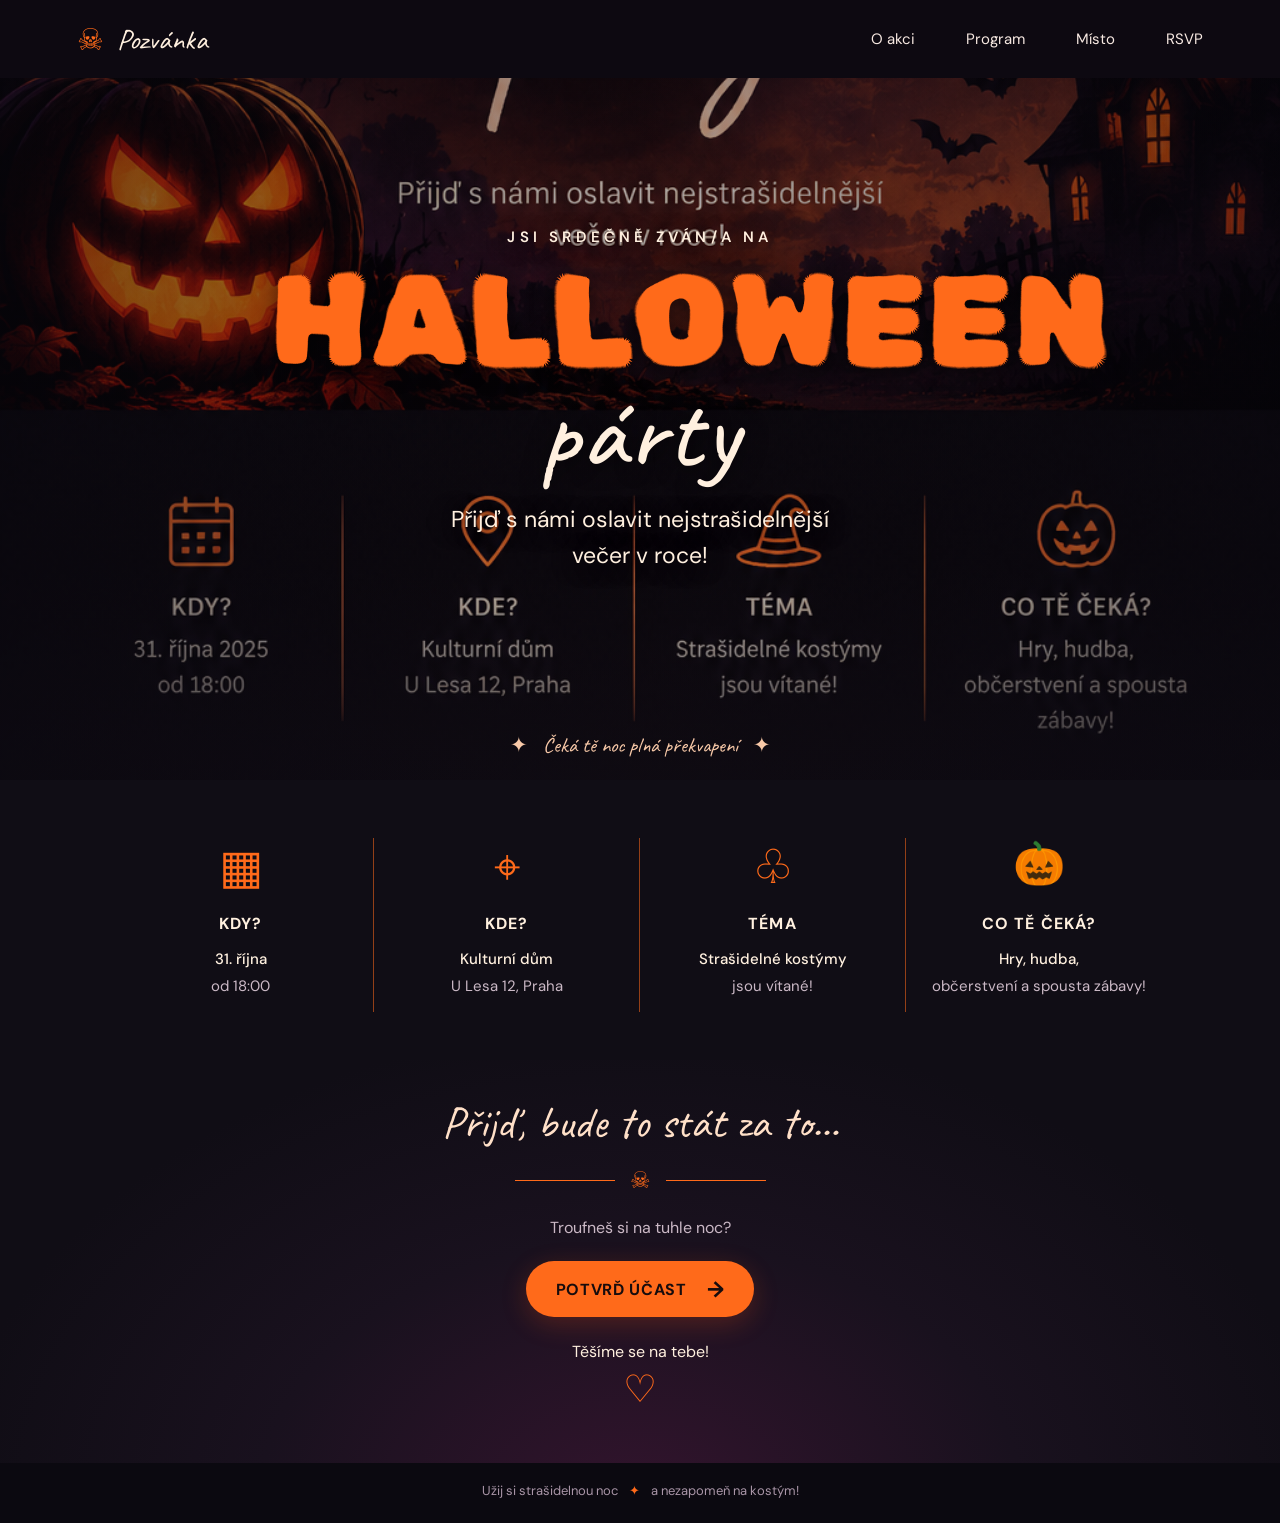
<file: index.html>
<!DOCTYPE html>
<html lang="cs">
<head>
  <meta charset="UTF-8">
  <meta name="viewport" content="width=device-width, initial-scale=1.0">
  <meta name="theme-color" content="#100d15">
  <title>Halloween párty | Pozvánka</title>
  <link rel="preconnect" href="https://fonts.googleapis.com">
  <link rel="preconnect" href="https://fonts.gstatic.com" crossorigin>
  <link href="https://fonts.googleapis.com/css2?family=Rubik+Spray+Paint&family=DM+Sans:wght@400;500;600;700&family=Caveat:wght@500;600&display=swap" rel="stylesheet">
  <link rel="stylesheet" href="style.css">
</head>
<body>
  <header class="topbar">
    <a class="brand" href="#domu" aria-label="Halloween pozvánka – úvod"><span class="brand-icon">☠</span><span>Pozvánka</span></a>
    <nav aria-label="Hlavní navigace">
      <a href="#akce">O akci</a>
      <a href="#program">Program</a>
      <a href="#misto">Místo</a>
      <a href="#rsvp">RSVP</a>
    </nav>
  </header>

  <main id="domu">
    <section class="hero" aria-labelledby="hero-title">
      <div class="hero-shade"></div>
      <div class="hero-copy">
        <p class="eyebrow">Jsi srdečně zván/a na</p>
        <h1 id="hero-title">Halloween <span>párty</span></h1>
        <p class="intro">Přijď s námi oslavit nejstrašidelnější<br class="desktop-only"> večer v roce!</p>
        <a class="button hero-button" href="#rsvp">Přijímám výzvu <span aria-hidden="true">↗</span></a>
      </div>
      <div class="scroll-cue" aria-hidden="true">✦ &nbsp; Čeká tě noc plná překvapení &nbsp; ✦</div>
    </section>

    <section class="details" id="akce" aria-label="Informace o akci">
      <article class="detail-card">
        <div class="detail-icon" aria-hidden="true">▦</div>
        <h2>Kdy?</h2>
        <p><strong>31. října</strong><br>od 18:00</p>
      </article>
      <article class="detail-card" id="misto">
        <div class="detail-icon" aria-hidden="true">⌖</div>
        <h2>Kde?</h2>
        <p><strong>Kulturní dům</strong><br>U Lesa 12, Praha</p>
      </article>
      <article class="detail-card">
        <div class="detail-icon" aria-hidden="true">♧</div>
        <h2>Téma</h2>
        <p><strong>Strašidelné kostýmy</strong><br>jsou vítané!</p>
      </article>
      <article class="detail-card" id="program">
        <div class="detail-icon pumpkin" aria-hidden="true">🎃</div>
        <h2>Co tě čeká?</h2>
        <p><strong>Hry, hudba,</strong><br>občerstvení a spousta zábavy!</p>
      </article>
    </section>

    <section class="rsvp" id="rsvp">
      <p class="script-line">Přijď, bude to stát za to…</p>
      <div class="divider-skull" aria-hidden="true"><span></span> ☠ <span></span></div>
      <p class="rsvp-copy">Troufneš si na tuhle noc?</p>
      <a class="button" href="potvrzeni.html">Potvrď účast <span aria-hidden="true">→</span></a>
      <p class="thanks">Těšíme se na tebe!</p>
      <div class="heart" aria-hidden="true">♡</div>
    </section>
  </main>
  <footer>Užij si strašidelnou noc <span aria-hidden="true">✦</span> a nezapomeň na kostým!</footer>
</body>
</html>
</file>
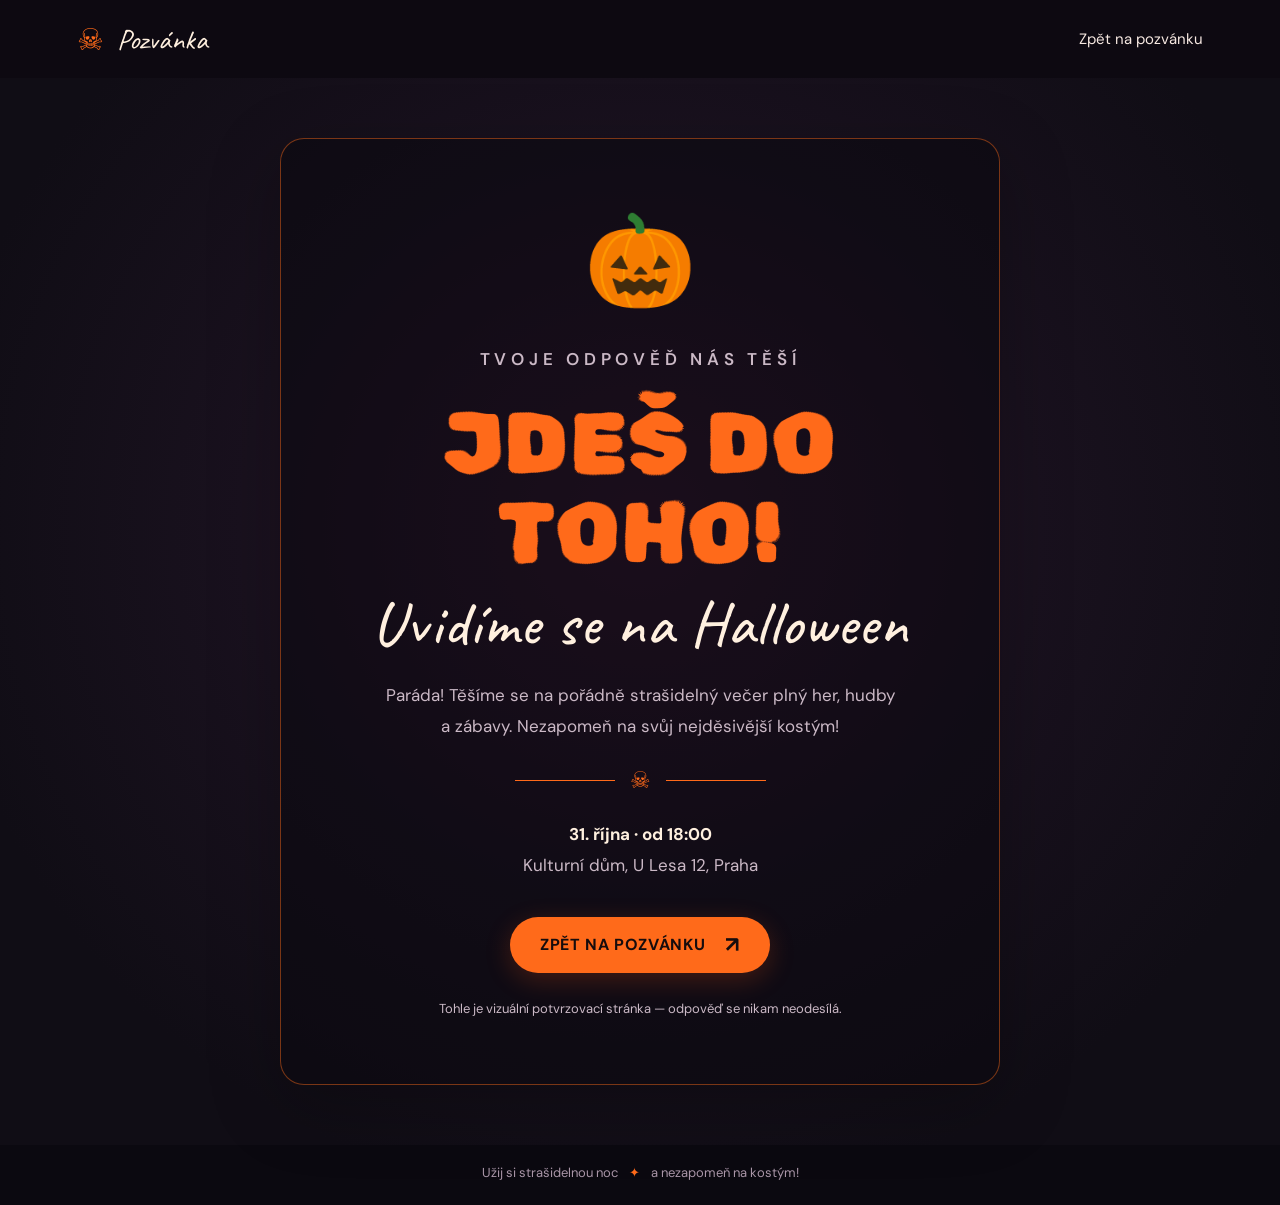
<file: potvrzeni.html>
<!DOCTYPE html>
<html lang="cs">
<head>
  <meta charset="UTF-8">
  <meta name="viewport" content="width=device-width, initial-scale=1.0">
  <meta name="theme-color" content="#100d15">
  <title>Účast potvrzena | Halloween párty</title>
  <link rel="preconnect" href="https://fonts.googleapis.com">
  <link rel="preconnect" href="https://fonts.gstatic.com" crossorigin>
  <link href="https://fonts.googleapis.com/css2?family=Rubik+Spray+Paint&family=DM+Sans:wght@400;500;600;700&family=Caveat:wght@500;600&display=swap" rel="stylesheet">
  <link rel="stylesheet" href="style.css">
  <style>
    .confirmation { min-height: calc(100vh - 130px); display: grid; place-items: center; padding: 60px 22px; text-align: center; background: radial-gradient(ellipse at 50% 42%, #32142d 0%, #19111e 44%, #100d15 78%); }
    .confirmation-card { width: min(720px, 100%); padding: clamp(28px, 6vw, 64px); border: 1px solid rgba(255,106,26,.45); border-radius: 24px; background: rgba(12,9,16,.58); box-shadow: 0 20px 70px rgba(0,0,0,.25); }
    .confirmation-icon { font-size: clamp(58px, 10vw, 90px); margin-bottom: 18px; }
    .confirmation h1 { font-size: clamp(44px, 8vw, 86px); line-height: 1.05; }
    .confirmation h1 span { display: block; margin-top: 12px; font-family: 'Caveat', cursive; color: var(--cream); font-size: clamp(36px, 6vw, 62px); text-transform: none; }
    .confirmation p { max-width: 520px; margin: 24px auto; line-height: 1.8; color: var(--muted); font-size: 17px; }
    .confirmation .button { margin-top: 12px; }
    .confirmation .small-note { font-size: 13px; margin-bottom: 0; }
  </style>
</head>
<body>
  <header class="topbar">
    <a class="brand" href="index.html" aria-label="Zpět na pozvánku"><span class="brand-icon">☠</span><span>Pozvánka</span></a>
    <nav aria-label="Hlavní navigace"><a href="index.html">Zpět na pozvánku</a></nav>
  </header>
  <main class="confirmation">
    <section class="confirmation-card">
      <div class="confirmation-icon" aria-hidden="true">🎃</div>
      <p class="eyebrow">Tvoje odpověď nás těší</p>
      <h1>JDEŠ DO TOHO!<span>Uvidíme se na Halloween</span></h1>
      <p>Paráda! Těšíme se na pořádně strašidelný večer plný her, hudby a zábavy. Nezapomeň na svůj nejděsivější kostým!</p>
      <div class="divider-skull" aria-hidden="true"><span></span> ☠ <span></span></div>
      <p><strong style="color: var(--cream)">31. října · od 18:00</strong><br>Kulturní dům, U Lesa 12, Praha</p>
      <a class="button" href="index.html">Zpět na pozvánku <span aria-hidden="true">↗</span></a>
      <p class="small-note">Tohle je vizuální potvrzovací stránka — odpověď se nikam neodesílá.</p>
    </section>
  </main>
  <footer>Užij si strašidelnou noc <span aria-hidden="true">✦</span> a nezapomeň na kostým!</footer>
</body>
</html>
</file>
<file: style.css>
:root {
  --night: #100d15;
  --night-soft: #19111e;
  --orange: #ff6a1a;
  --orange-light: #ff9a55;
  --cream: #fff0df;
  --muted: #cbb9c6;
}
* { box-sizing: border-box; }
html { scroll-behavior: smooth; }
body { margin: 0; background: var(--night); color: var(--cream); font-family: 'DM Sans', Arial, sans-serif; }
a { color: inherit; }
.topbar { min-height: 78px; display: flex; align-items: center; justify-content: space-between; gap: 24px; padding: 14px clamp(22px, 6vw, 88px); background: rgba(13, 10, 17, .97); position: relative; z-index: 2; }
.brand { display: inline-flex; align-items: center; gap: 13px; text-decoration: none; font-family: 'Caveat', cursive; font-size: 29px; }
.brand-icon { color: var(--orange); font-family: sans-serif; font-size: 30px; }
nav { display: flex; align-items: center; gap: clamp(18px, 4vw, 52px); }
nav a { text-decoration: none; font-size: 15px; color: #f7e9e2; transition: color .2s ease; }
nav a:hover, nav a:focus-visible { color: var(--orange-light); }
.hero { min-height: 620px; height: min(78vh, 790px); position: relative; display: grid; place-items: center; overflow: hidden; background: #1a0f1c url('halloween-hero.png') center 48% / cover no-repeat; isolation: isolate; }
.hero-shade { position: absolute; inset: 0; z-index: -1; background: linear-gradient(90deg, rgba(10, 7, 15, .5), rgba(16, 7, 14, .23) 50%, rgba(10, 7, 15, .48)), linear-gradient(0deg, rgba(16, 13, 21, .7), transparent 30%, rgba(16, 13, 21, .14)); }
.hero-copy { width: min(780px, 92%); text-align: center; padding: 55px 20px 85px; text-shadow: 0 3px 22px rgba(0,0,0,.5); }
.eyebrow { margin: 0 0 22px; text-transform: uppercase; letter-spacing: .28em; font-size: clamp(11px, 1.7vw, 15px); font-weight: 600; }
h1 { margin: 0; color: var(--orange); font-family: 'Rubik Spray Paint', Georgia, serif; font-size: clamp(68px, 10vw, 136px); line-height: .82; font-weight: 400; letter-spacing: .015em; text-transform: uppercase; }
h1 span { display: block; margin-top: 17px; color: var(--cream); font-family: 'Caveat', cursive; font-size: clamp(62px, 8vw, 108px); text-transform: none; font-weight: 500; }
.intro { margin: 27px 0 27px; font-size: clamp(17px, 2vw, 23px); line-height: 1.55; }
.button { display: inline-flex; justify-content: center; align-items: center; gap: 20px; min-height: 56px; padding: 0 30px; border-radius: 999px; background: var(--orange); color: #170c0d; text-decoration: none; text-transform: uppercase; letter-spacing: .04em; font-weight: 700; box-shadow: 0 7px 26px rgba(255, 86, 20, .22); transition: transform .2s ease, background .2s ease, box-shadow .2s ease; }
.button:hover, .button:focus-visible { background: #ff8a3d; transform: translateY(-2px); box-shadow: 0 10px 30px rgba(255, 86, 20, .35); }
.button span { font-size: 22px; }
.hero-button { display: none; }
.scroll-cue { position: absolute; bottom: 22px; left: 0; right: 0; text-align: center; color: #f8c9a8; font-family: 'Caveat', cursive; font-size: 21px; }
.details { display: grid; grid-template-columns: repeat(4, minmax(0, 1fr)); max-width: 1120px; margin: 0 auto; padding: 58px 28px 48px; }
.detail-card { text-align: center; padding: 5px 22px 12px; border-right: 1px solid rgba(255, 106, 26, .55); }
.detail-card:last-child { border-right: 0; }
.detail-icon { height: 55px; margin-bottom: 15px; color: var(--orange); font-size: 47px; line-height: 1; font-family: Arial, sans-serif; }
.detail-icon.pumpkin { font-size: 42px; }
.detail-card h2 { margin: 0 0 12px; font-size: 16px; text-transform: uppercase; letter-spacing: .07em; }
.detail-card p { margin: 0; color: var(--muted); line-height: 1.8; font-size: 15px; }
.detail-card strong { color: var(--cream); font-weight: 500; }
.rsvp { position: relative; overflow: hidden; text-align: center; padding: 34px 20px 55px; background: radial-gradient(ellipse at 50% 110%, #32142d 0%, #19111e 42%, var(--night) 76%); }
.script-line { margin: 0 0 14px; font-family: 'Caveat', cursive; font-size: clamp(32px, 4vw, 45px); color: #ffe0c8; }
.divider-skull { display: flex; justify-content: center; align-items: center; gap: 15px; margin: 0 auto 22px; color: var(--orange); font-size: 23px; }
.divider-skull span { display: block; width: 100px; height: 1px; background: var(--orange); }
.rsvp-copy { margin: 0 0 23px; color: var(--muted); }
.thanks { margin: 24px 0 8px; }
.heart { color: var(--orange); font-size: 38px; line-height: 1; }
footer { padding: 19px 20px 24px; text-align: center; background: #0b0910; color: #a995a7; font-size: 13px; }
footer span { color: var(--orange); padding: 0 8px; }
@media (max-width: 760px) {
  .topbar { flex-direction: column; gap: 13px; padding: 15px 18px 17px; }
  nav { width: 100%; justify-content: center; flex-wrap: wrap; gap: 12px 24px; }
  nav a { font-size: 14px; }
  .hero { min-height: 580px; height: 72vh; background-position: center; }
  .hero-copy { padding: 38px 10px 65px; }
  h1 { font-size: clamp(58px, 14vw, 96px); }
  h1 span { font-size: clamp(58px, 13vw, 88px); }
  .eyebrow { letter-spacing: .17em; }
  .details { grid-template-columns: repeat(2, minmax(0, 1fr)); padding: 38px 16px 24px; }
  .detail-card { padding: 18px 10px 22px; }
  .detail-card:nth-child(2) { border-right: 0; }
  .detail-card:nth-child(-n+2) { border-bottom: 1px solid rgba(255, 106, 26, .4); }
  .detail-card p { font-size: 14px; }
  .scroll-cue { font-size: 18px; }
}
@media (max-width: 400px) {
  nav { gap: 10px 16px; }
  .brand { font-size: 26px; }
  .details { padding-left: 8px; padding-right: 8px; }
  .detail-card h2 { font-size: 14px; }
  .detail-card p { font-size: 13px; }
  .button { padding: 0 23px; }
}
@media (prefers-reduced-motion: reduce) { html { scroll-behavior: auto; } *, *::before, *::after { transition-duration: .01ms !important; } }
</file>
